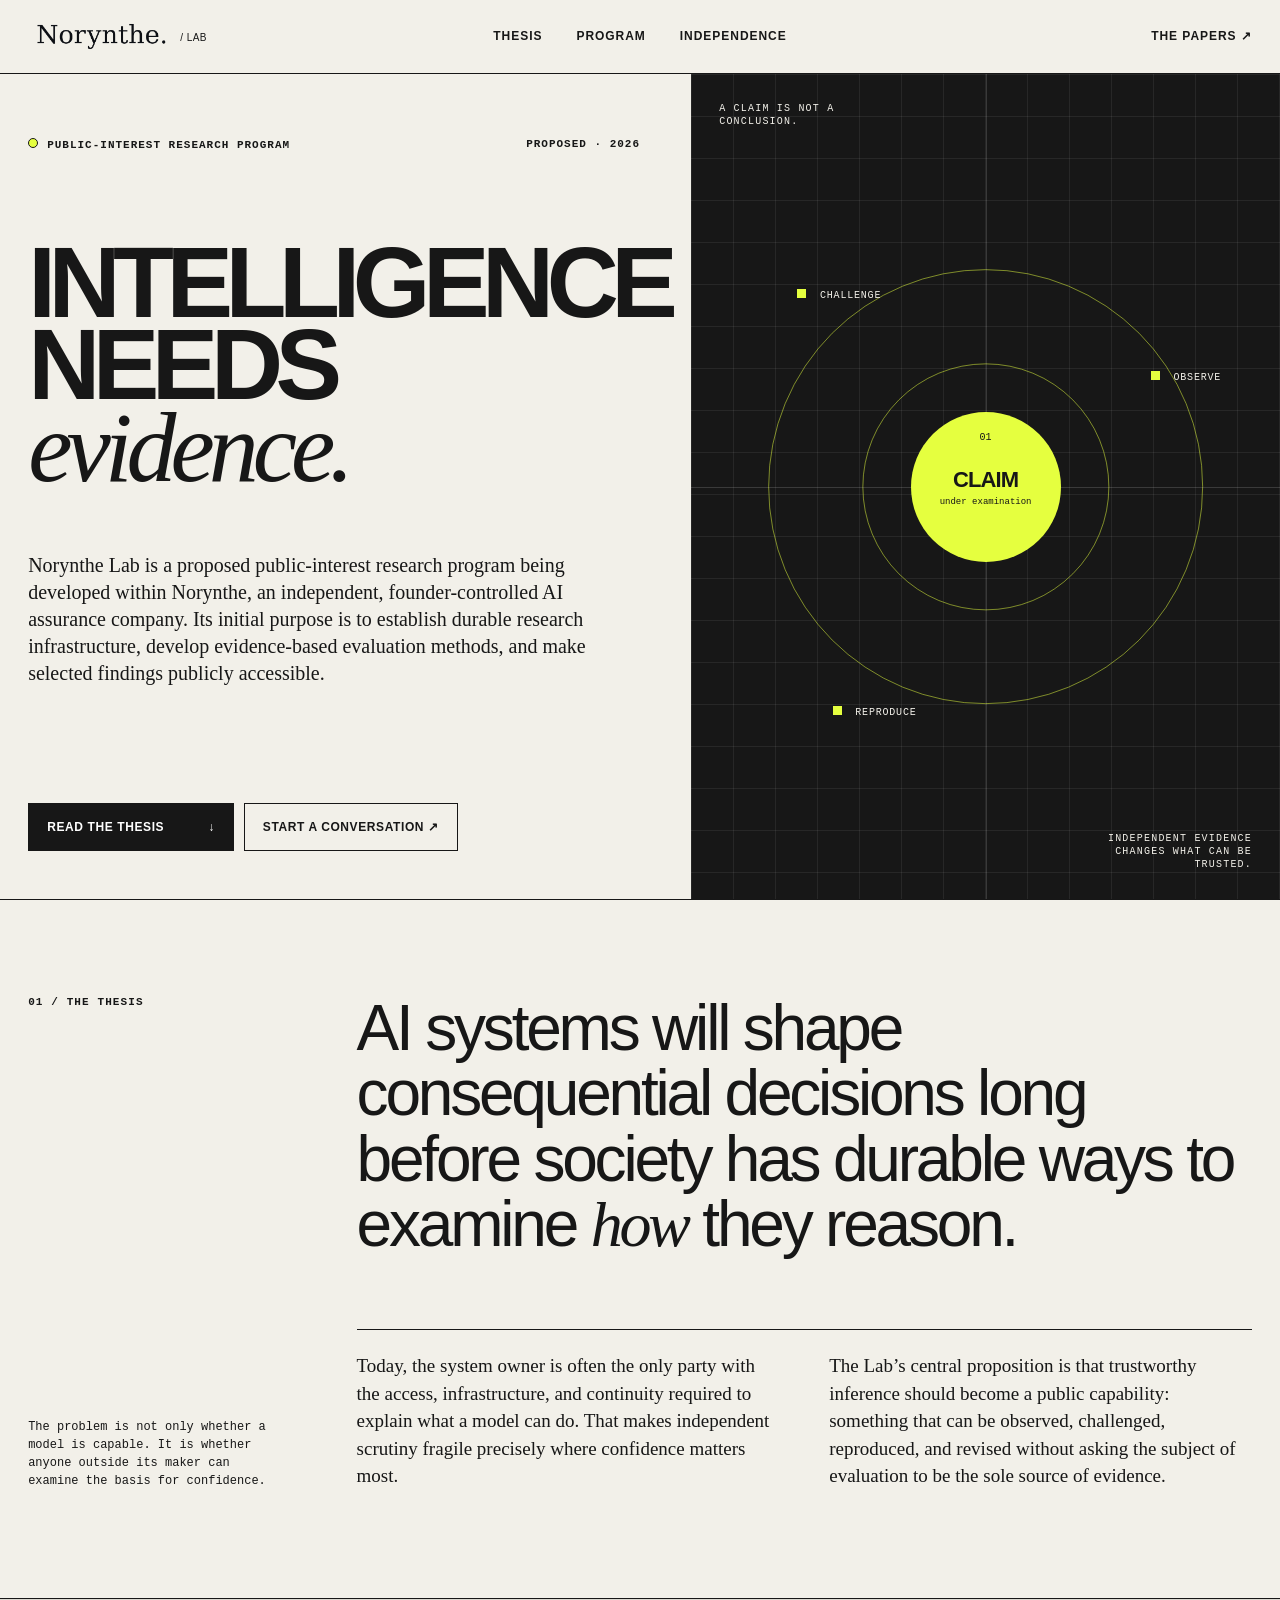
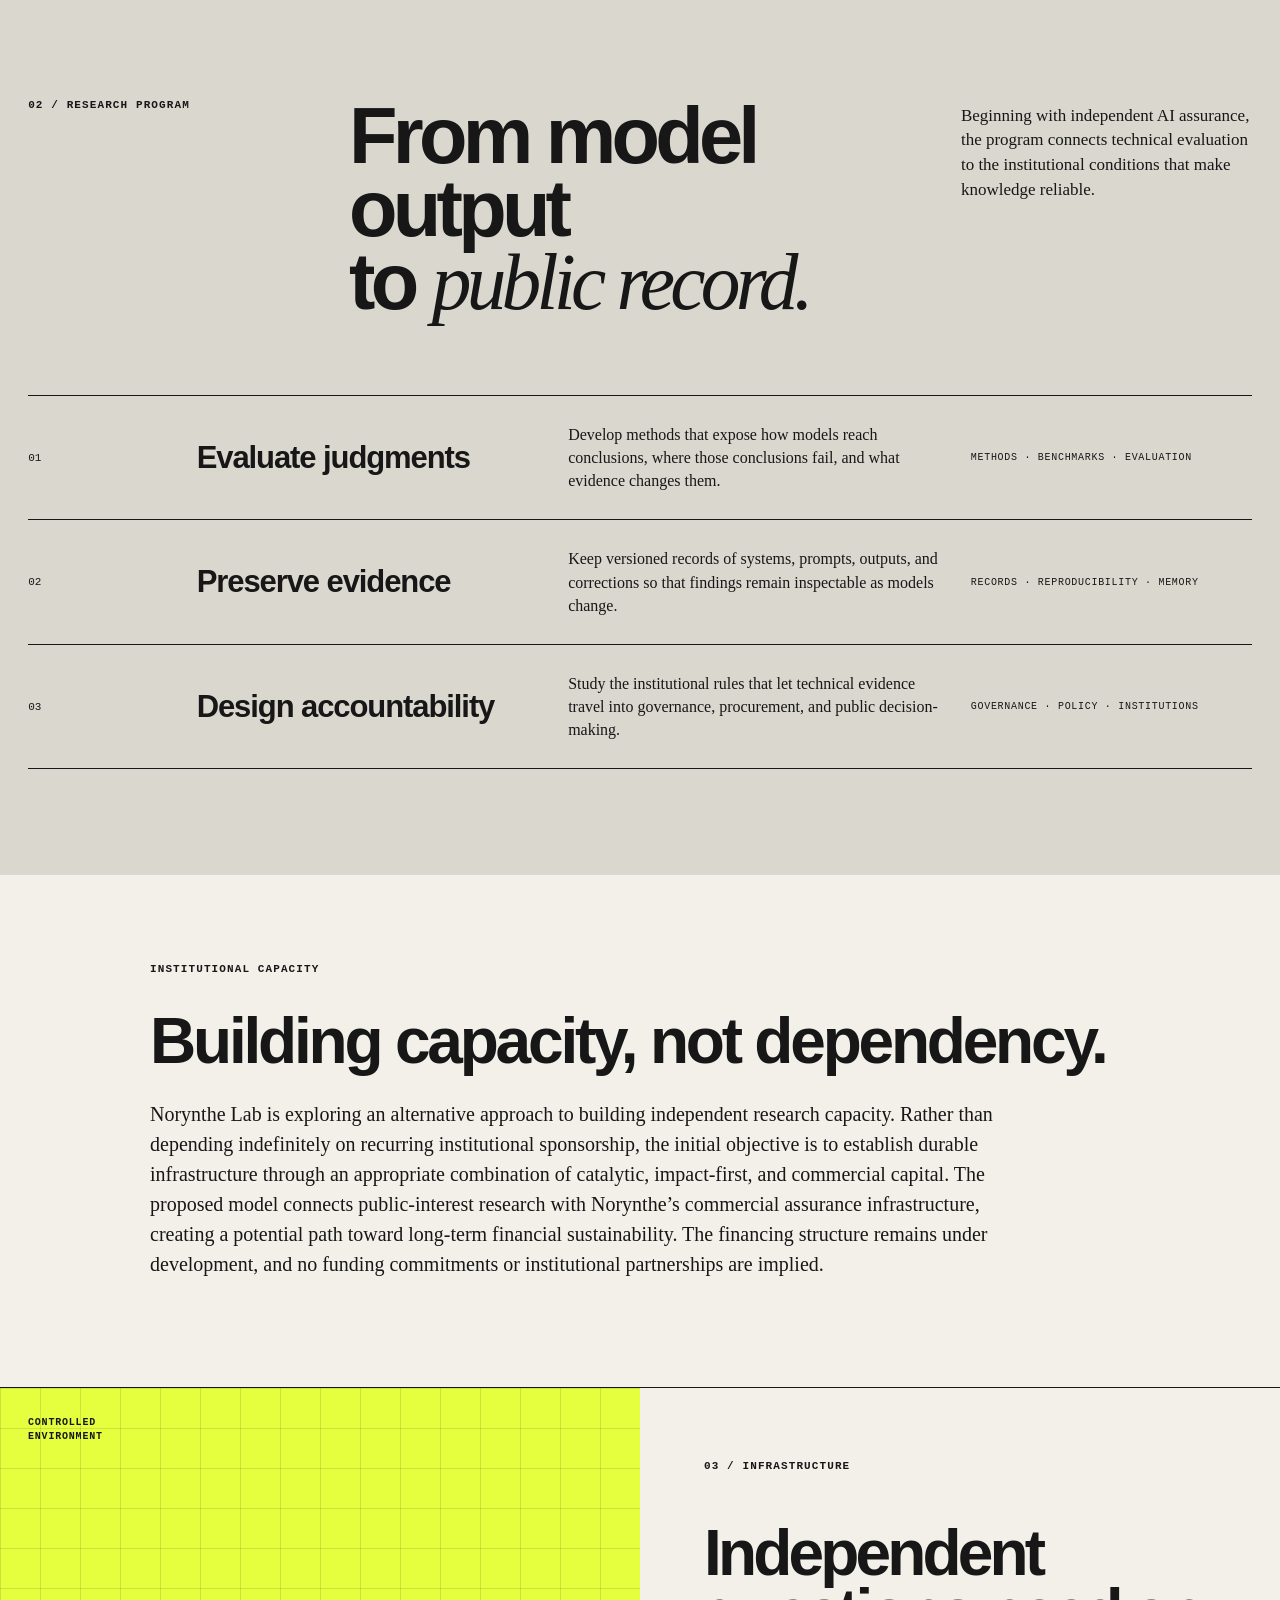
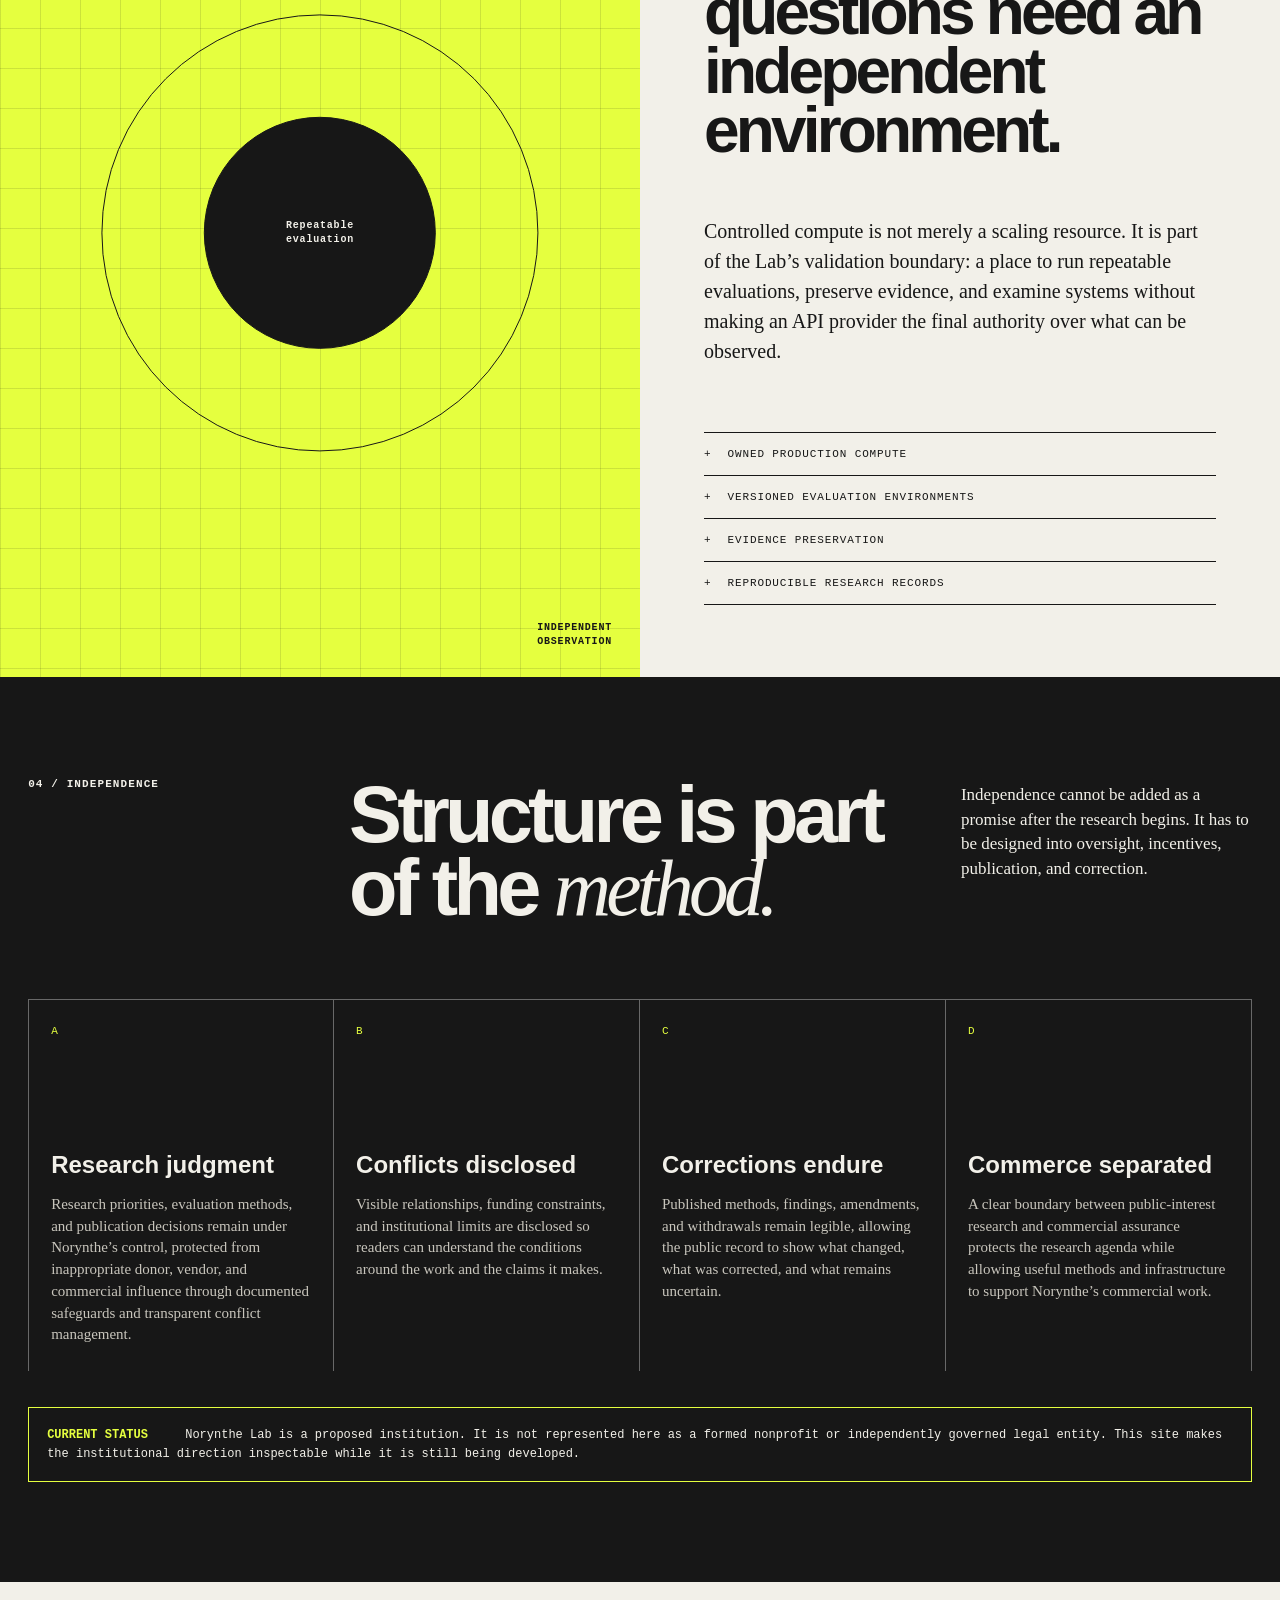
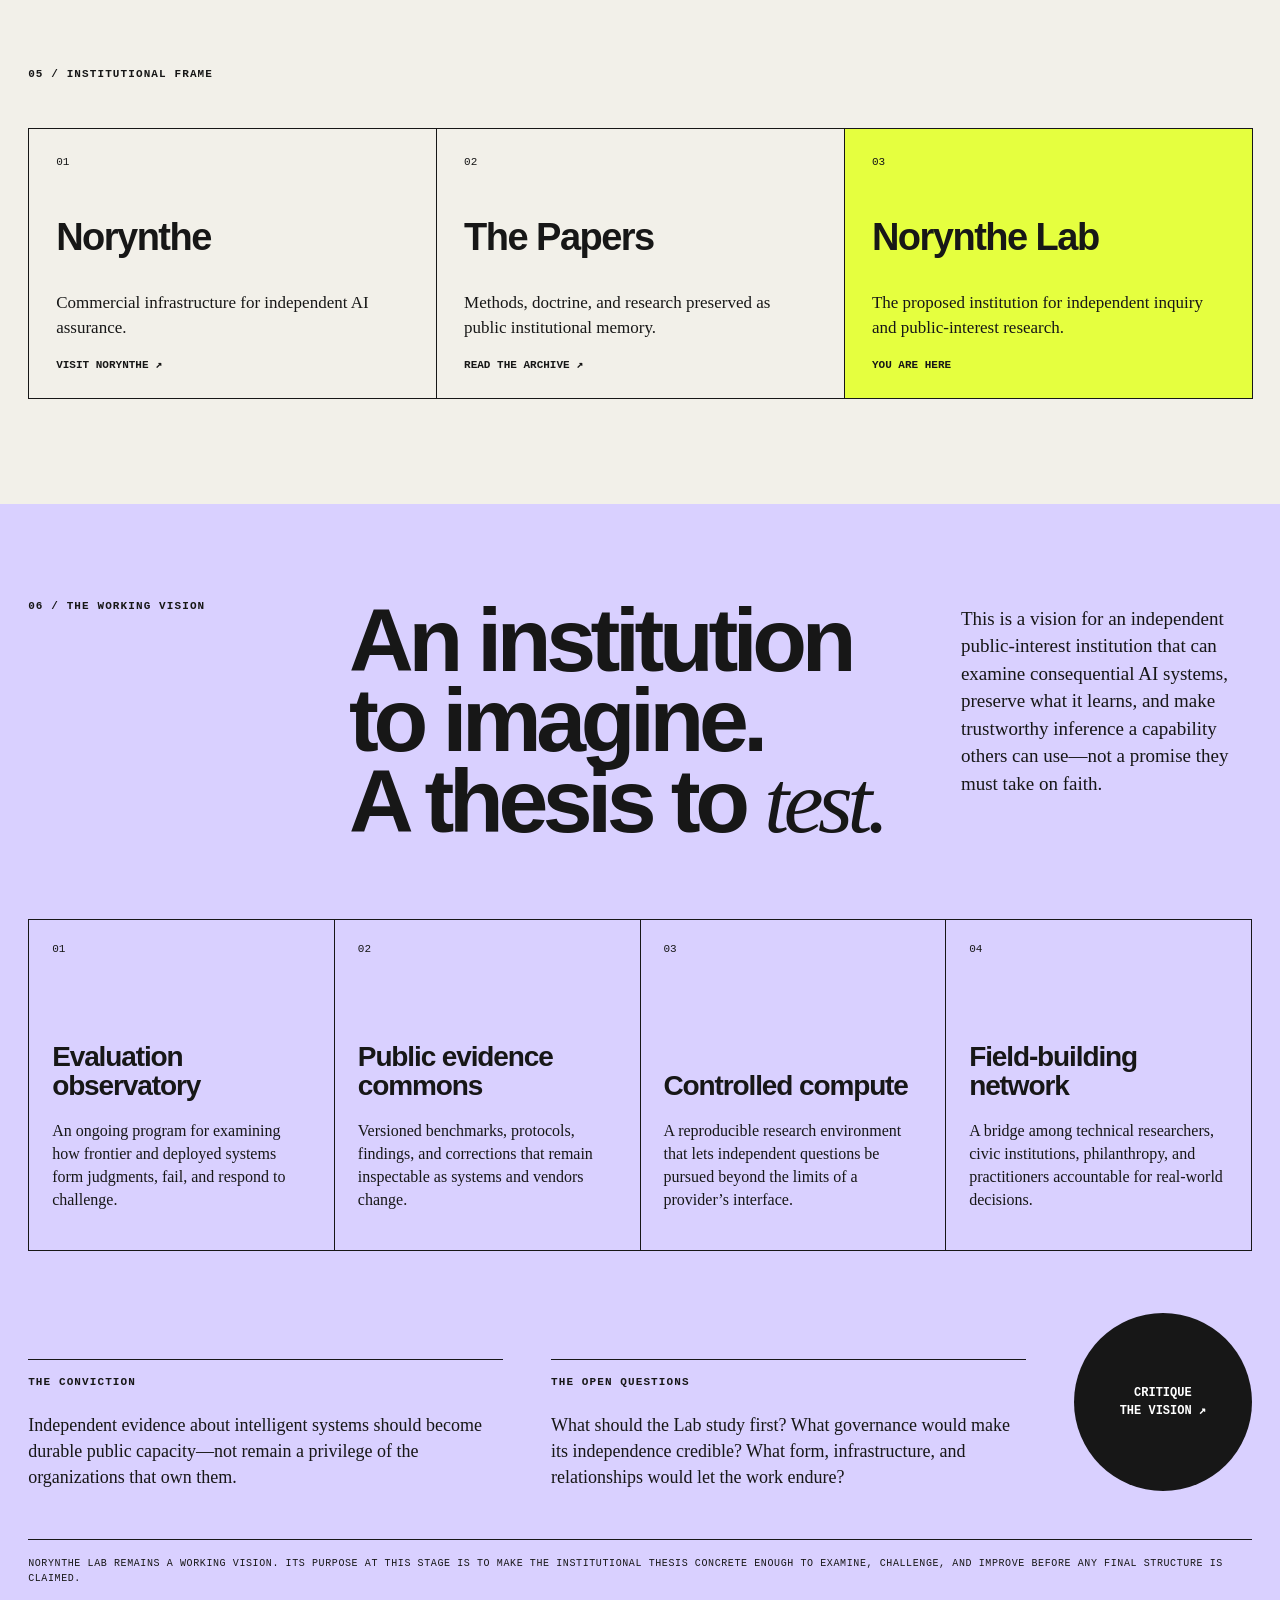
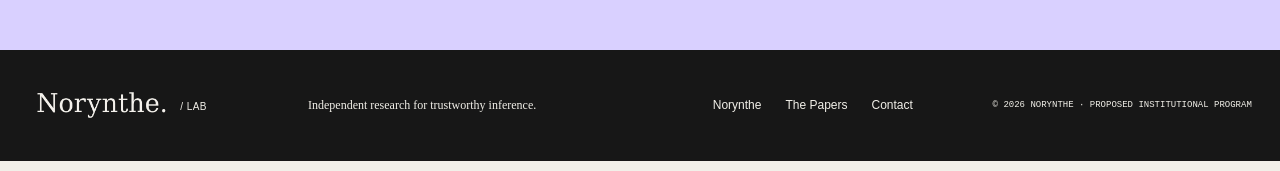
<file: index.html>
<!doctype html><html lang="en"><head>
<meta charset="utf-8"><meta name="viewport" content="width=device-width,initial-scale=1"><link rel="icon" href="favicon.png">
<title>Norynthe Lab — Independent research for trustworthy inference</title><meta name="description" content="A proposed public-interest research program within Norynthe, developing independent ways to test how intelligent systems form judgments.">
<meta property="og:type" content="website"><meta property="og:url" content="https://lab.norynthe.com/"><meta property="og:title" content="Intelligence needs evidence. — Norynthe Lab"><meta property="og:description" content="Independent research for trustworthy inference."><meta property="og:image" content="https://lab.norynthe.com/og.png?v=20261015"><meta property="og:image:secure_url" content="https://lab.norynthe.com/og.png?v=20261015"><meta property="og:image:type" content="image/png"><meta property="og:image:width" content="1200"><meta property="og:image:height" content="630"><meta name="twitter:card" content="summary_large_image"><meta name="twitter:title" content="Intelligence needs evidence. — Norynthe Lab"><meta name="twitter:description" content="Independent research for trustworthy inference."><meta name="twitter:image" content="https://lab.norynthe.com/og.png?v=20261015"><link rel="stylesheet" href="styles.css?v=capacity-alignment-1">
</head><body><main>
<header class="site-header"><a class="wordmark" href="#top" aria-label="Norynthe Lab home"><img src="norynthe-master.png" alt="Norynthe"><span>/ LAB</span></a><nav><a href="#thesis">Thesis</a><a href="#program">Program</a><a href="#independence">Independence</a></nav><a class="header-link" href="https://papers.norynthe.com/">The Papers ↗</a></header>
<section class="hero" id="top"><div class="hero-copy"><p class="eyebrow"><span>Public-interest research program</span><span>Proposed · 2026</span></p><h1>Intelligence<br>needs <em>evidence.</em></h1><p class="dek">Norynthe Lab is a proposed public-interest research program being developed within Norynthe, an independent, founder-controlled AI assurance company. Its initial purpose is to establish durable research infrastructure, develop evidence-based evaluation methods, and make selected findings publicly accessible.</p><div class="hero-actions"><a class="button button-primary" href="#thesis">Read the thesis <span>↓</span></a><a class="button button-quiet" href="mailto:hello@norynthe.com?subject=Norynthe%20Lab">Start a conversation ↗</a></div></div><div class="evidence-field" aria-label="A claim tested against independent evidence"><div class="field-label field-label-top">A claim is not a conclusion.</div><div class="orbit orbit-one"></div><div class="orbit orbit-two"></div><div class="axis axis-x"></div><div class="axis axis-y"></div><div class="evidence-core"><span>01</span><strong>CLAIM</strong><small>under examination</small></div><div class="datum datum-a"><i></i> challenge</div><div class="datum datum-b"><i></i> observe</div><div class="datum datum-c"><i></i> reproduce</div><div class="field-label field-label-bottom">Independent evidence changes what can be trusted.</div></div></section>
<section class="thesis" id="thesis"><aside><p class="section-tag">01 / The thesis</p><p class="margin-note">The problem is not only whether a model is capable. It is whether anyone outside its maker can examine the basis for confidence.</p></aside><div><p class="statement">AI systems will shape consequential decisions long before society has durable ways to examine <em>how</em> they reason.</p><div class="thesis-grid"><p>Today, the system owner is often the only party with the access, infrastructure, and continuity required to explain what a model can do. That makes independent scrutiny fragile precisely where confidence matters most.</p><p>The Lab’s central proposition is that trustworthy inference should become a public capability: something that can be observed, challenged, reproduced, and revised without asking the subject of evaluation to be the sole source of evidence.</p></div></div></section>
<section class="program" id="program"><div class="section-head"><p class="section-tag">02 / Research program</p><h2>From model output<br>to <em>public record.</em></h2><p>Beginning with independent AI assurance, the program connects technical evaluation to the institutional conditions that make knowledge reliable.</p></div><div class="program-list">
<article><span class="program-number">01</span><h3>Evaluate judgments</h3><p>Develop methods that expose how models reach conclusions, where those conclusions fail, and what evidence changes them.</p><small>Methods · Benchmarks · Evaluation</small></article>
<article><span class="program-number">02</span><h3>Preserve evidence</h3><p>Keep versioned records of systems, prompts, outputs, and corrections so that findings remain inspectable as models change.</p><small>Records · Reproducibility · Memory</small></article>
<article><span class="program-number">03</span><h3>Design accountability</h3><p>Study the institutional rules that let technical evidence travel into governance, procurement, and public decision-making.</p><small>Governance · Policy · Institutions</small></article></div></section>
<section class="capacity-note"><div class="wrap"><p class="section-tag">Institutional capacity</p><h2>Building capacity, not dependency.</h2><p>Norynthe Lab is exploring an alternative approach to building independent research capacity. Rather than depending indefinitely on recurring institutional sponsorship, the initial objective is to establish durable infrastructure through an appropriate combination of catalytic, impact-first, and commercial capital. The proposed model connects public-interest research with Norynthe’s commercial assurance infrastructure, creating a potential path toward long-term financial sustainability. The financing structure remains under development, and no funding commitments or institutional partnerships are implied.</p></div></section><section class="infrastructure"><div class="infra-visual"><span>CONTROLLED<br>ENVIRONMENT</span><b>INDEPENDENT<br>OBSERVATION</b><i>Repeatable<br>evaluation</i></div><div class="infra-copy"><p class="section-tag">03 / Infrastructure</p><h2>Independent questions need an independent environment.</h2><p>Controlled compute is not merely a scaling resource. It is part of the Lab’s validation boundary: a place to run repeatable evaluations, preserve evidence, and examine systems without making an API provider the final authority over what can be observed.</p><ul><li>Owned production compute</li><li>Versioned evaluation environments</li><li>Evidence preservation</li><li>Reproducible research records</li></ul></div></section>
<section class="independence" id="independence"><div class="section-head inverse"><p class="section-tag">04 / Independence</p><h2>Structure is part<br>of the <em>method.</em></h2><p>Independence cannot be added as a promise after the research begins. It has to be designed into oversight, incentives, publication, and correction.</p></div><div class="principles"><div><span>A</span><strong>Research judgment</strong><p>Research priorities, evaluation methods, and publication decisions remain under Norynthe’s control, protected from inappropriate donor, vendor, and commercial influence through documented safeguards and transparent conflict management.</p></div><div><span>B</span><strong>Conflicts disclosed</strong><p>Visible relationships, funding constraints, and institutional limits are disclosed so readers can understand the conditions around the work and the claims it makes.</p></div><div><span>C</span><strong>Corrections endure</strong><p>Published methods, findings, amendments, and withdrawals remain legible, allowing the public record to show what changed, what was corrected, and what remains uncertain.</p></div><div><span>D</span><strong>Commerce separated</strong><p>A clear boundary between public-interest research and commercial assurance protects the research agenda while allowing useful methods and infrastructure to support Norynthe’s commercial work.</p></div></div><p class="status-note"><b>Current status</b> Norynthe Lab is a proposed institution. It is not represented here as a formed nonprofit or independently governed legal entity. This site makes the institutional direction inspectable while it is still being developed.</p></section>
<section class="ecosystem"><p class="section-tag">05 / Institutional frame</p><div class="ecosystem-grid"><div><span>01</span><h3>Norynthe</h3><p>Commercial infrastructure for independent AI assurance.</p><a href="https://norynthe.com/">Visit Norynthe ↗</a></div><div><span>02</span><h3>The Papers</h3><p>Methods, doctrine, and research preserved as public institutional memory.</p><a href="https://papers.norynthe.com/">Read the archive ↗</a></div><div class="active"><span>03</span><h3>Norynthe Lab</h3><p>The proposed institution for independent inquiry and public-interest research.</p><b>You are here</b></div></div></section>
<section class="proposal" id="proposal"><div class="proposal-intro"><p class="section-tag">06 / The working vision</p><h2>An institution to imagine.<br>A thesis to <em>test.</em></h2><p class="proposal-lead">This is a vision for an independent public-interest institution that can examine consequential AI systems, preserve what it learns, and make trustworthy inference a capability others can use—not a promise they must take on faith.</p></div><div class="build-grid"><article><span>01</span><h3>Evaluation observatory</h3><p>An ongoing program for examining how frontier and deployed systems form judgments, fail, and respond to challenge.</p></article><article><span>02</span><h3>Public evidence commons</h3><p>Versioned benchmarks, protocols, findings, and corrections that remain inspectable as systems and vendors change.</p></article><article><span>03</span><h3>Controlled compute</h3><p>A reproducible research environment that lets independent questions be pursued beyond the limits of a provider’s interface.</p></article><article><span>04</span><h3>Field-building network</h3><p>A bridge among technical researchers, civic institutions, philanthropy, and practitioners accountable for real-world decisions.</p></article></div><div class="founding-ask"><div><p class="section-tag">The conviction</p><p>Independent evidence about intelligent systems should become durable public capacity—not remain a privilege of the organizations that own them.</p></div><div><p class="section-tag">The open questions</p><p>What should the Lab study first? What governance would make its independence credible? What form, infrastructure, and relationships would let the work endure?</p></div><a class="round-link" href="mailto:hello@norynthe.com?subject=Norynthe%20Lab%20vision%20critique">Critique<br>the vision ↗</a></div><p class="proposal-note">Norynthe Lab remains a working vision. Its purpose at this stage is to make the institutional thesis concrete enough to examine, challenge, and improve before any final structure is claimed.</p></section>
<footer><a class="wordmark footer-wordmark" href="#top" aria-label="Norynthe Lab home"><img src="norynthe-master.png" alt="Norynthe"><span>/ LAB</span></a><p>Independent research for trustworthy inference.</p><div><a href="https://norynthe.com/">Norynthe</a><a href="https://papers.norynthe.com/">The Papers</a><a href="mailto:hello@norynthe.com">Contact</a></div><small>© 2026 Norynthe · Proposed institutional program</small></footer>
</main></body></html>
</file>
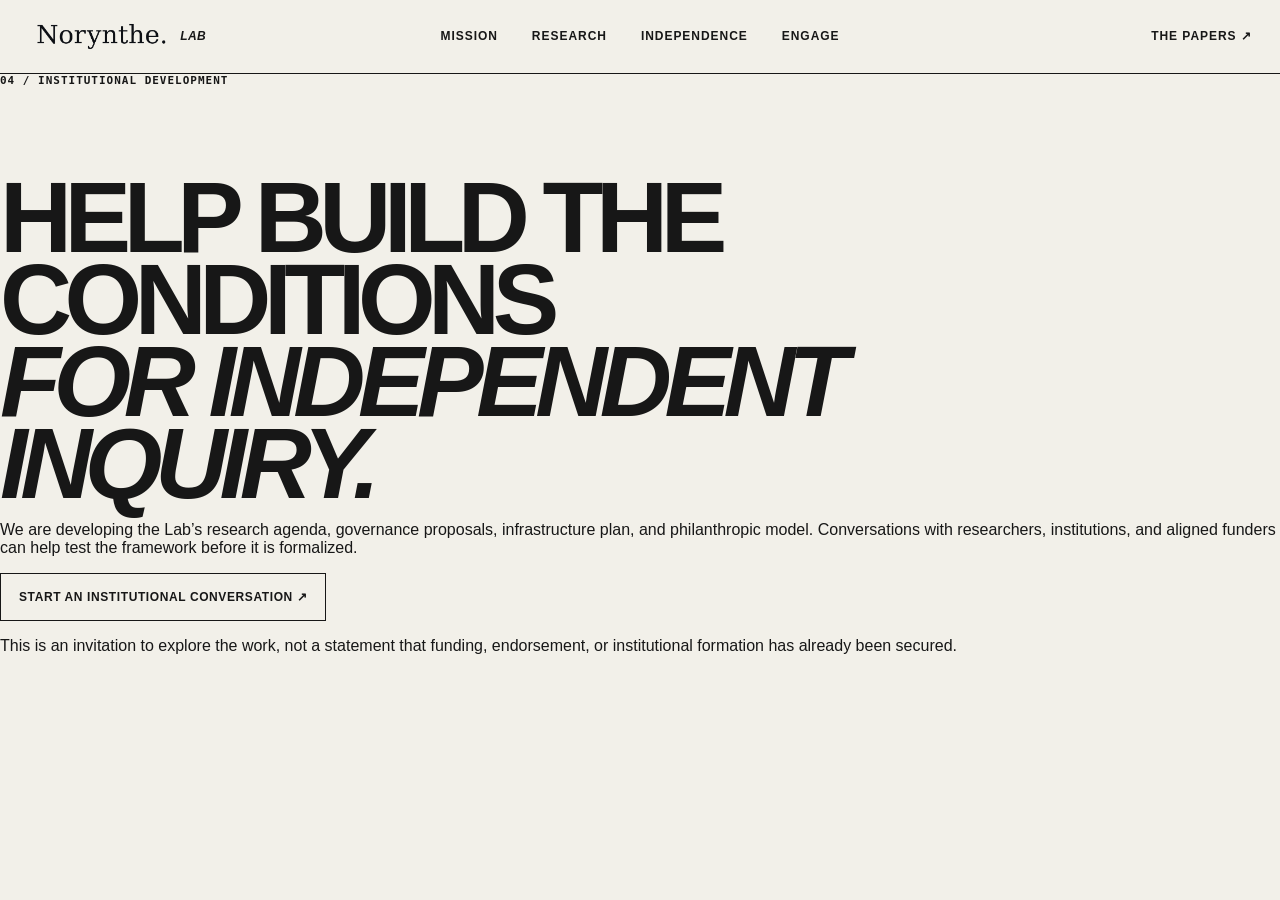
<file: engage.html>
<!doctype html><html lang="en"><head><meta charset="utf-8"><meta name="viewport" content="width=device-width, initial-scale=1"><title>Engage | Norynthe Lab</title><link rel="stylesheet" href="styles.css?v=lab-pages-1"></head><body><header class="site-header"><a class="wordmark" href="index.html"><img src="norynthe-master.png" alt="Norynthe"> <em>lab</em></a><nav><a href="lab.html">Mission</a><a href="research.html">Research</a><a href="independence.html">Independence</a><a href="engage.html">Engage</a></nav><a class="header-link" href="https://papers.norynthe.com/">The Papers&nbsp;↗</a></header><main class="inner-page"><section class="engage-section"><div class="wrap engage-inner"><p class="eyebrow">04 / Institutional development</p><h1>Help build the conditions<br><i>for independent inquiry.</i></h1><p>We are developing the Lab’s research agenda, governance proposals, infrastructure plan, and philanthropic model. Conversations with researchers, institutions, and aligned funders can help test the framework before it is formalized.</p><a class="button" href="mailto:hello@norynthe.com?subject=Norynthe%20Lab%20institutional%20conversation">Start an institutional conversation&nbsp;↗</a><p class="small-note">This is an invitation to explore the work, not a statement that funding, endorsement, or institutional formation has already been secured.</p></div></section></main></body></html>
</file>
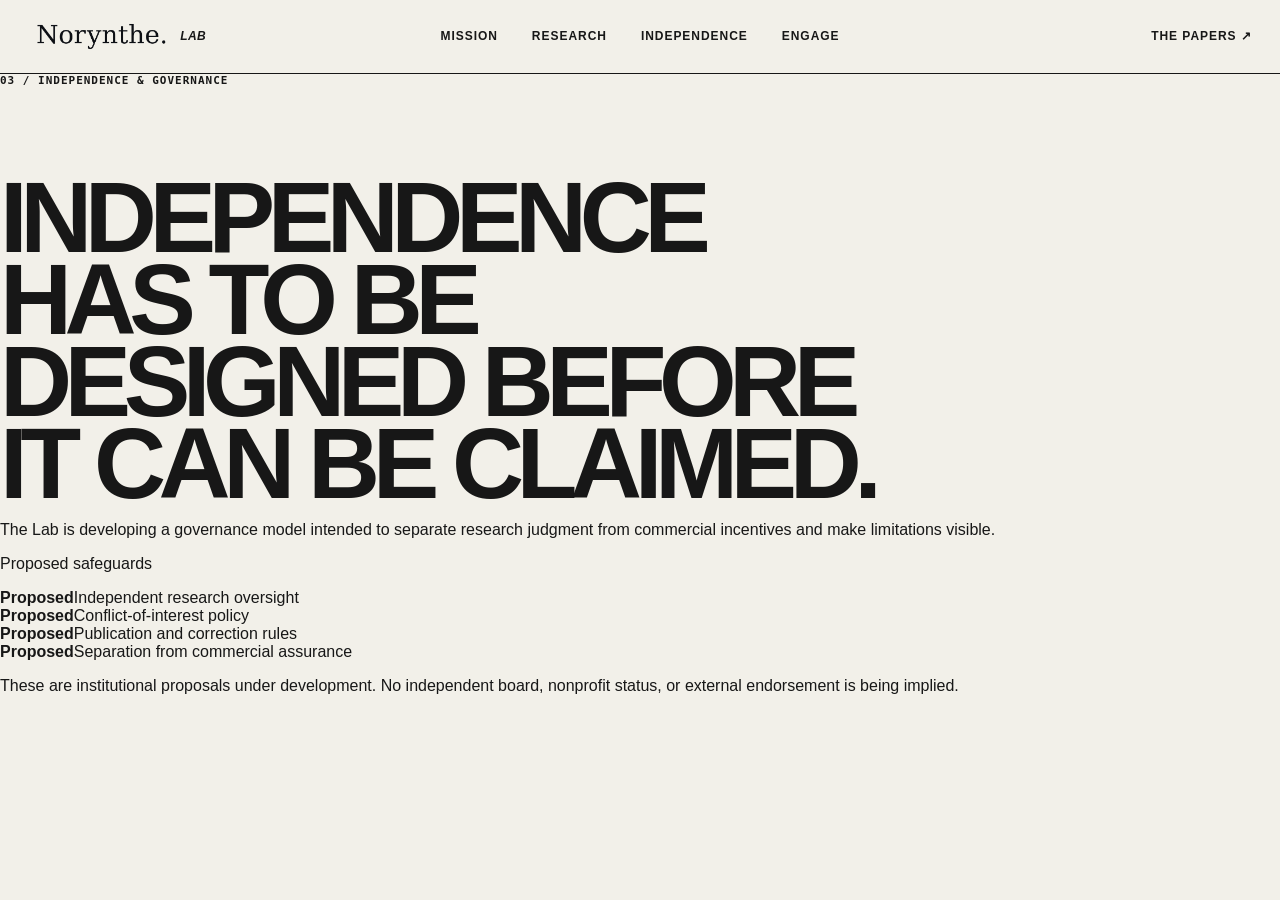
<file: independence.html>
<!doctype html><html lang="en"><head><meta charset="utf-8"><meta name="viewport" content="width=device-width, initial-scale=1"><title>Independence | Norynthe Lab</title><link rel="stylesheet" href="styles.css?v=lab-pages-1"></head><body><header class="site-header"><a class="wordmark" href="index.html"><img src="norynthe-master.png" alt="Norynthe"> <em>lab</em></a><nav><a href="lab.html">Mission</a><a href="research.html">Research</a><a href="independence.html">Independence</a><a href="engage.html">Engage</a></nav><a class="header-link" href="https://papers.norynthe.com/">The Papers&nbsp;↗</a></header><main class="inner-page"><section class="page-hero wrap"><p class="eyebrow">03 / Independence & governance</p><h1>Independence has to be designed before it can be claimed.</h1><p class="intro">The Lab is developing a governance model intended to separate research judgment from commercial incentives and make limitations visible.</p></section><section class="rule-section"><div class="wrap two-col"><p class="section-label">Proposed safeguards</p><div><div class="governance-grid"><div><b>Proposed</b><span>Independent research oversight</span></div><div><b>Proposed</b><span>Conflict-of-interest policy</span></div><div><b>Proposed</b><span>Publication and correction rules</span></div><div><b>Proposed</b><span>Separation from commercial assurance</span></div></div><p class="small-note">These are institutional proposals under development. No independent board, nonprofit status, or external endorsement is being implied.</p></div></div></section></main></body></html>
</file>
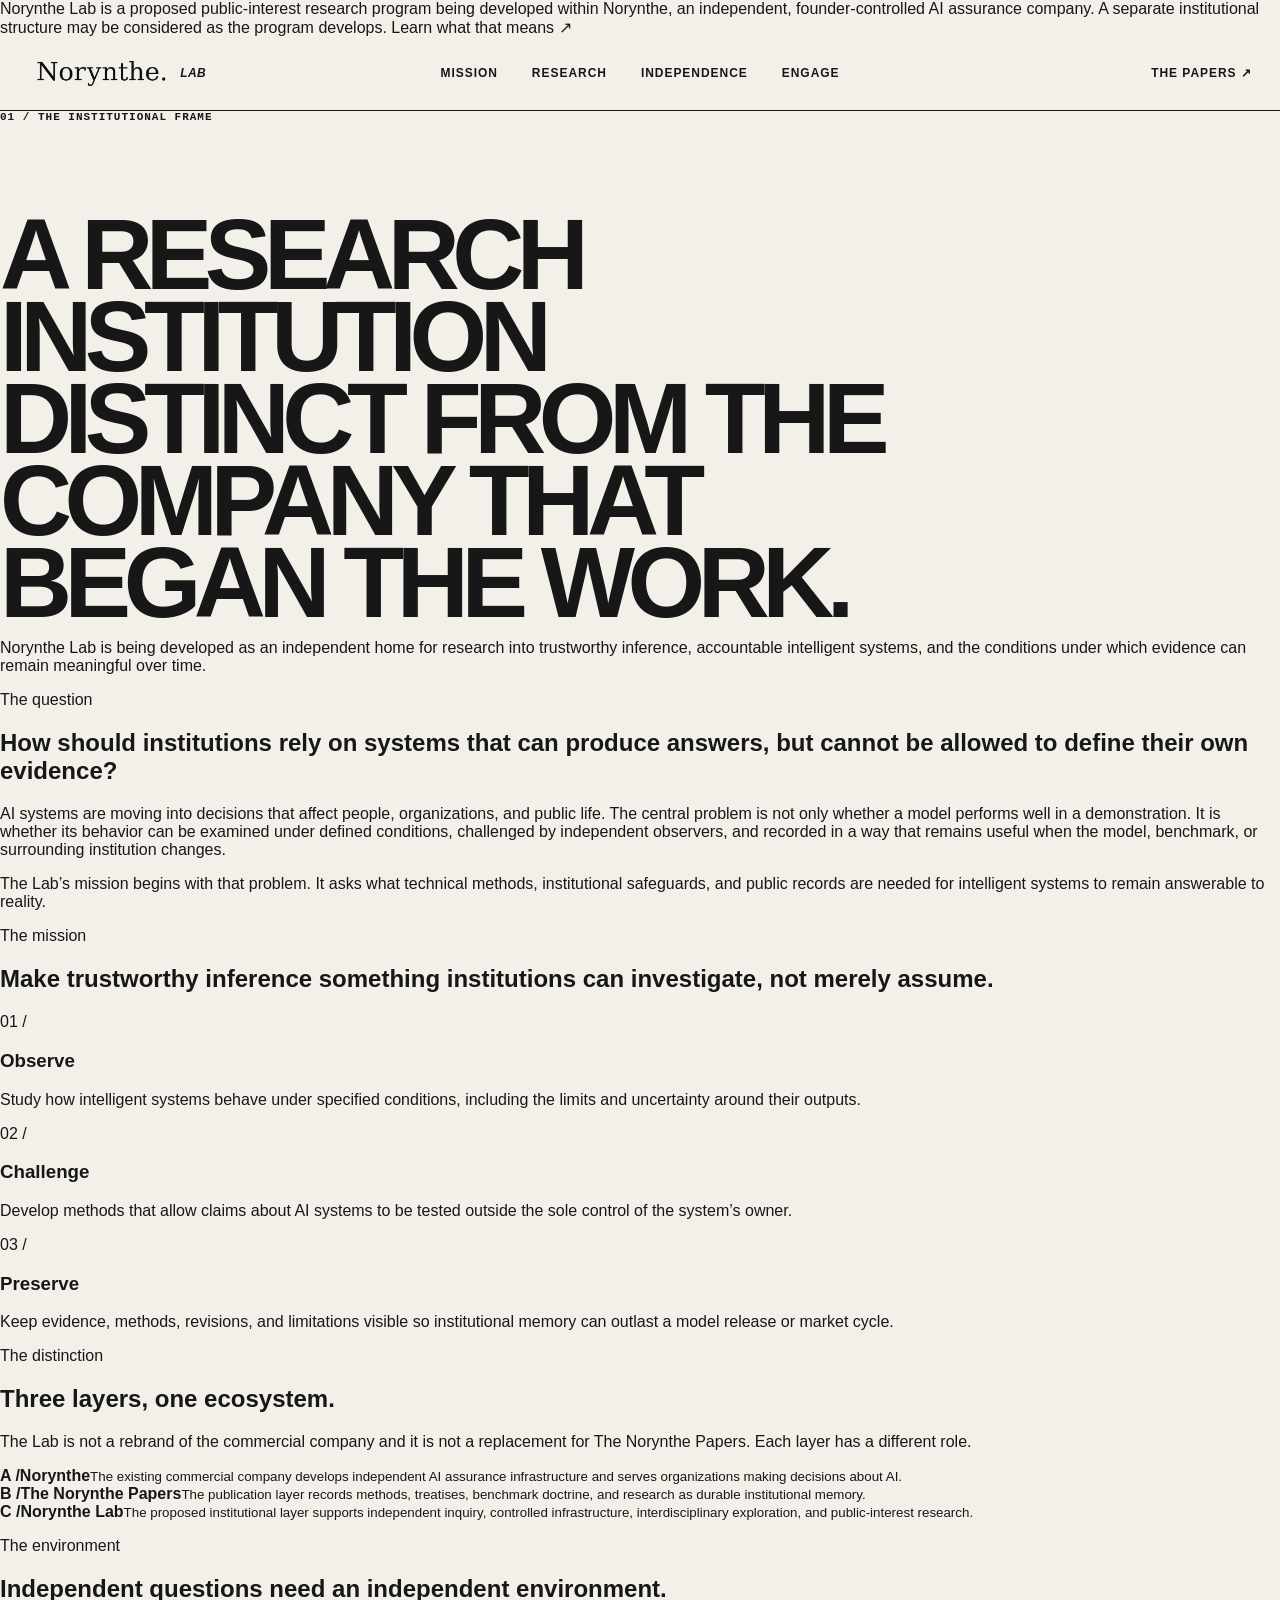
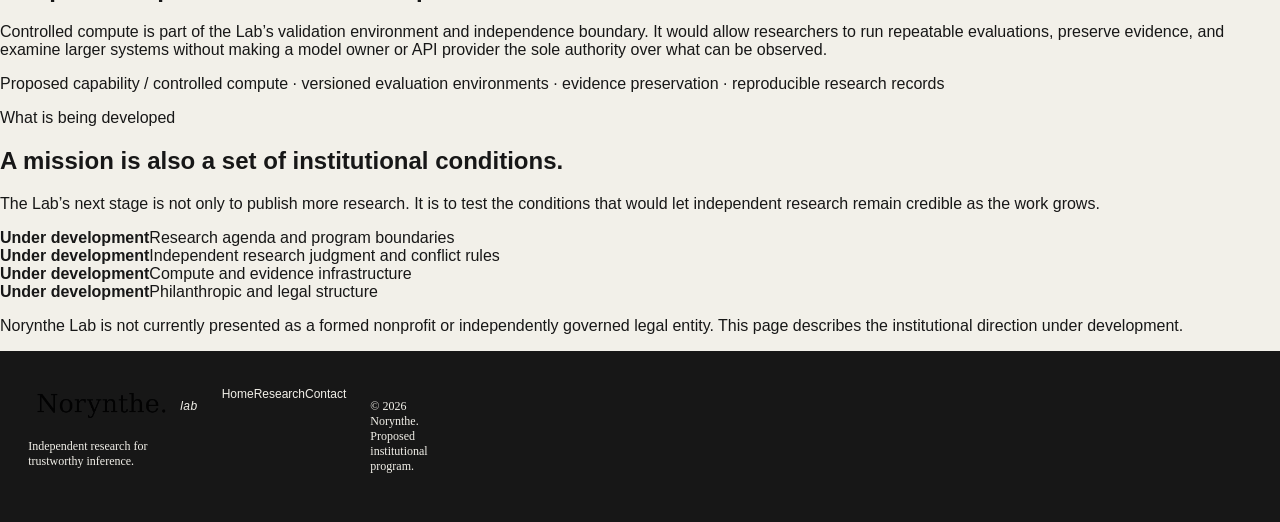
<file: lab.html>
<!doctype html>
<html lang="en">
<head>
  <meta charset="utf-8"><meta name="viewport" content="width=device-width, initial-scale=1">
  <meta name="description" content="The mission and institutional frame for Norynthe Lab.">
  <title>The Lab | Norynthe Lab</title><link rel="icon" type="image/png" href="favicon.png">
<link rel="preconnect" href="https://fonts.googleapis.com"><link rel="preconnect" href="https://fonts.gstatic.com" crossorigin>
<link href="https://fonts.googleapis.com/css2?family=DM+Mono:wght@400;500&family=DM+Sans:wght@400;500;600&family=Instrument+Serif:ital@0;1&display=swap" rel="stylesheet"><link rel="stylesheet" href="styles.css?v=question-centered-1">
</head>
<body class="lab-page">
<div class="notice">Norynthe Lab is a proposed public-interest research program being developed within Norynthe, an independent, founder-controlled AI assurance company. A separate institutional structure may be considered as the program develops. <a href="lab.html">Learn what that means&nbsp;↗</a></div>
<header class="site-header"><a class="wordmark" href="index.html" aria-label="Norynthe Lab home"><img src="norynthe-master.png" alt="Norynthe"> <em>lab</em></a><nav aria-label="Primary navigation"><a href="lab.html">Mission</a><a href="research.html">Research</a><a href="independence.html">Independence</a><a href="engage.html">Engage</a></nav><a class="header-link" href="https://papers.norynthe.com/">The Papers&nbsp;↗</a></header>
<main class="inner-page">
<section class="page-hero wrap"><p class="eyebrow">01 / The institutional frame</p><h1>A research institution distinct from the company that began the work.</h1><p class="intro">Norynthe Lab is being developed as an independent home for research into trustworthy inference, accountable intelligent systems, and the conditions under which evidence can remain meaningful over time.</p></section>
<section class="rule-section"><div class="wrap two-col"><p class="section-label">The question</p><div><h2>How should institutions rely on systems that can produce answers, but cannot be allowed to define their own evidence?</h2><p class="large-copy">AI systems are moving into decisions that affect people, organizations, and public life. The central problem is not only whether a model performs well in a demonstration. It is whether its behavior can be examined under defined conditions, challenged by independent observers, and recorded in a way that remains useful when the model, benchmark, or surrounding institution changes.</p><p>The Lab’s mission begins with that problem. It asks what technical methods, institutional safeguards, and public records are needed for intelligent systems to remain answerable to reality.</p></div></div></section>
<section class="dark-section"><div class="wrap"><div class="section-intro"><p class="section-label">The mission</p><h2>Make trustworthy inference something institutions can investigate, not merely assume.</h2></div><div class="cards three"><article><span class="card-num">01 /</span><h3>Observe</h3><p>Study how intelligent systems behave under specified conditions, including the limits and uncertainty around their outputs.</p></article><article><span class="card-num">02 /</span><h3>Challenge</h3><p>Develop methods that allow claims about AI systems to be tested outside the sole control of the system’s owner.</p></article><article class="accent-card"><span class="card-num">03 /</span><h3>Preserve</h3><p>Keep evidence, methods, revisions, and limitations visible so institutional memory can outlast a model release or market cycle.</p></article></div></div></section>
<section class="rule-section"><div class="wrap two-col"><p class="section-label">The distinction</p><div><h2>Three layers, one ecosystem.</h2><p class="large-copy">The Lab is not a rebrand of the commercial company and it is not a replacement for The Norynthe Papers. Each layer has a different role.</p><div class="research-list"><div><b>A /</b><span><strong>Norynthe</strong><small>The existing commercial company develops independent AI assurance infrastructure and serves organizations making decisions about AI.</small></span></div><div><b>B /</b><span><strong>The Norynthe Papers</strong><small>The publication layer records methods, treatises, benchmark doctrine, and research as durable institutional memory.</small></span></div><div><b>C /</b><span><strong>Norynthe Lab</strong><small>The proposed institutional layer supports independent inquiry, controlled infrastructure, interdisciplinary exploration, and public-interest research.</small></span></div></div></div></div></section>
<section class="infra-section"><div class="wrap two-col"><p class="section-label">The environment</p><div><h2>Independent questions need an independent environment.</h2><p class="large-copy">Controlled compute is part of the Lab’s validation environment and independence boundary. It would allow researchers to run repeatable evaluations, preserve evidence, and examine larger systems without making a model owner or API provider the sole authority over what can be observed.</p><p class="mono-note">Proposed capability / controlled compute · versioned evaluation environments · evidence preservation · reproducible research records</p></div></div></section>
<section class="rule-section"><div class="wrap two-col"><p class="section-label">What is being developed</p><div><h2>A mission is also a set of institutional conditions.</h2><p class="large-copy">The Lab’s next stage is not only to publish more research. It is to test the conditions that would let independent research remain credible as the work grows.</p><div class="governance-grid"><div><b>Under development</b><span>Research agenda and program boundaries</span></div><div><b>Under development</b><span>Independent research judgment and conflict rules</span></div><div><b>Under development</b><span>Compute and evidence infrastructure</span></div><div><b>Under development</b><span>Philanthropic and legal structure</span></div></div><p class="small-note">Norynthe Lab is not currently presented as a formed nonprofit or independently governed legal entity. This page describes the institutional direction under development.</p></div></div></section>
</main>
<footer class="site-footer"><div class="wrap footer-grid"><div><a class="wordmark" href="index.html"><img src="norynthe-master.png" alt="Norynthe"> <em>lab</em></a><p>Independent research for trustworthy inference.</p></div><div class="footer-links"><a href="index.html">Home</a><a href="research.html">Research</a><a href="mailto:hello@norynthe.com">Contact</a></div><p class="copyright">© 2026 Norynthe. Proposed institutional program.</p></div></footer>
</body></html>
</file>
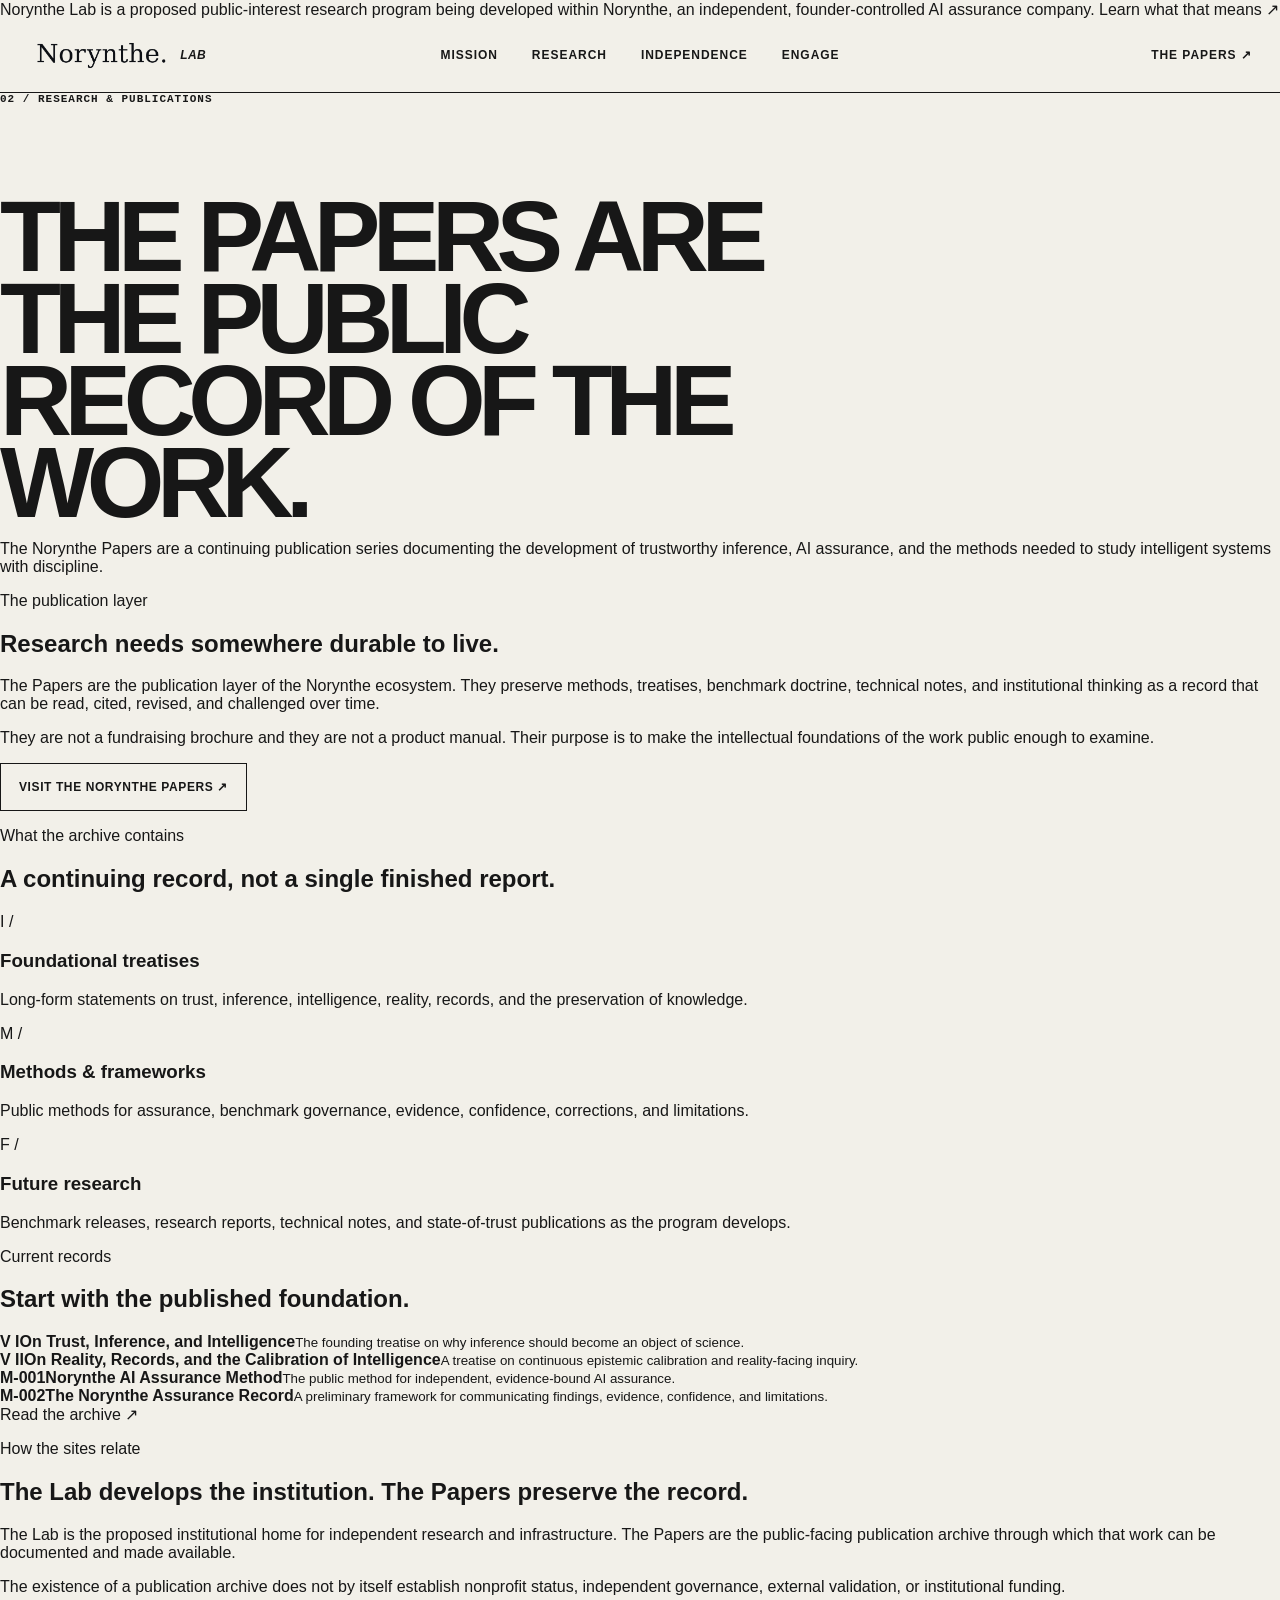
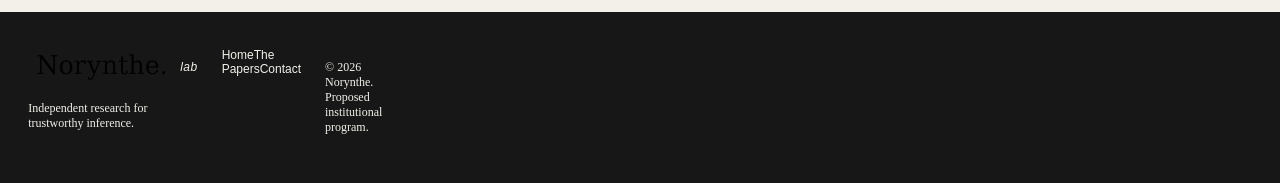
<file: research.html>
<!doctype html>
<html lang="en">
<head>
  <meta charset="utf-8"><meta name="viewport" content="width=device-width, initial-scale=1">
  <meta name="description" content="Research and publications from Norynthe Lab and The Norynthe Papers.">
  <title>Research | Norynthe Lab</title><link rel="icon" type="image/png" href="favicon.png">
  <link rel="preconnect" href="https://fonts.googleapis.com"><link rel="preconnect" href="https://fonts.gstatic.com" crossorigin>
  <link href="https://fonts.googleapis.com/css2?family=DM+Mono:wght@400;500&family=DM+Sans:wght@400;500;600&family=Instrument+Serif:ital@0;1&display=swap" rel="stylesheet"><link rel="stylesheet" href="styles.css?v=alternating-sections-1">
</head>
<body class="research-page">
<div class="notice">Norynthe Lab is a proposed public-interest research program being developed within Norynthe, an independent, founder-controlled AI assurance company. <a href="lab.html">Learn what that means&nbsp;↗</a></div>
<header class="site-header"><a class="wordmark" href="index.html" aria-label="Norynthe Lab home"><img src="norynthe-master.png" alt="Norynthe"> <em>lab</em></a><nav aria-label="Primary navigation"><a href="lab.html">Mission</a><a href="research.html">Research</a><a href="independence.html">Independence</a><a href="engage.html">Engage</a></nav><a class="header-link" href="https://papers.norynthe.com/">The Papers&nbsp;↗</a></header>
<main class="inner-page">
<section class="page-hero wrap"><p class="eyebrow">02 / Research & publications</p><h1>The Papers are the public record of the work.</h1><p class="intro">The Norynthe Papers are a continuing publication series documenting the development of trustworthy inference, AI assurance, and the methods needed to study intelligent systems with discipline.</p></section>

<section class="rule-section"><div class="wrap two-col"><p class="section-label">The publication layer</p><div><h2>Research needs somewhere durable to live.</h2><p class="large-copy">The Papers are the publication layer of the Norynthe ecosystem. They preserve methods, treatises, benchmark doctrine, technical notes, and institutional thinking as a record that can be read, cited, revised, and challenged over time.</p><p>They are not a fundraising brochure and they are not a product manual. Their purpose is to make the intellectual foundations of the work public enough to examine.</p><a class="button" href="https://papers.norynthe.com/">Visit The Norynthe Papers&nbsp;↗</a></div></div></section>

<section class="dark-section"><div class="wrap"><div class="section-intro"><p class="section-label">What the archive contains</p><h2>A continuing record, not a single finished report.</h2></div><div class="cards three"><article><span class="card-num">I /</span><h3>Foundational treatises</h3><p>Long-form statements on trust, inference, intelligence, reality, records, and the preservation of knowledge.</p></article><article><span class="card-num">M /</span><h3>Methods & frameworks</h3><p>Public methods for assurance, benchmark governance, evidence, confidence, corrections, and limitations.</p></article><article class="accent-card"><span class="card-num">F /</span><h3>Future research</h3><p>Benchmark releases, research reports, technical notes, and state-of-trust publications as the program develops.</p></article></div></div></section>

<section class="rule-section"><div class="wrap two-col"><p class="section-label">Current records</p><div><h2>Start with the published foundation.</h2><div class="research-list"><div><b>V I</b><span><strong>On Trust, Inference, and Intelligence</strong><small>The founding treatise on why inference should become an object of science.</small></span></div><div><b>V II</b><span><strong>On Reality, Records, and the Calibration of Intelligence</strong><small>A treatise on continuous epistemic calibration and reality-facing inquiry.</small></span></div><div><b>M-001</b><span><strong>Norynthe AI Assurance Method</strong><small>The public method for independent, evidence-bound AI assurance.</small></span></div><div><b>M-002</b><span><strong>The Norynthe Assurance Record</strong><small>A preliminary framework for communicating findings, evidence, confidence, and limitations.</small></span></div></div><a class="arrow-link" href="https://papers.norynthe.com/">Read the archive <span>↗</span></a></div></div></section>

<section class="infra-section"><div class="wrap two-col"><p class="section-label">How the sites relate</p><div><h2>The Lab develops the institution. The Papers preserve the record.</h2><p class="large-copy">The Lab is the proposed institutional home for independent research and infrastructure. The Papers are the public-facing publication archive through which that work can be documented and made available.</p><p class="small-note">The existence of a publication archive does not by itself establish nonprofit status, independent governance, external validation, or institutional funding.</p></div></div></section>
</main>
<footer class="site-footer"><div class="wrap footer-grid"><div><a class="wordmark" href="index.html"><img src="norynthe-master.png" alt="Norynthe"> <em>lab</em></a><p>Independent research for trustworthy inference.</p></div><div class="footer-links"><a href="index.html">Home</a><a href="https://papers.norynthe.com/">The Papers</a><a href="mailto:hello@norynthe.com">Contact</a></div><p class="copyright">© 2026 Norynthe. Proposed institutional program.</p></div></footer>
</body></html>
</file>
<file: styles.css>
:root { --ink:#171717; --paper:#f2f0e9; --signal:#e5ff3f; }
* { box-sizing:border-box; } html { scroll-behavior:smooth; } body { margin:0; background:var(--paper); color:var(--ink); font-family:Arial,Helvetica,sans-serif; } a { color:inherit; text-decoration:none; }
.site-header { height:74px; padding:0 2.2vw; border-bottom:1px solid var(--ink); display:grid; grid-template-columns:1fr auto 1fr; align-items:center; font-size:12px; font-weight:700; letter-spacing:.08em; text-transform:uppercase; }
.wordmark { display:inline-flex;align-items:center;gap:4px;letter-spacing:.04em;}.wordmark img{display:block;width:148px;height:auto;mix-blend-mode:multiply}.wordmark span{font-size:10px;font-weight:500;white-space:nowrap;transform:translateY(1px)}.footer-wordmark img{filter:invert(1);mix-blend-mode:screen}.site-header nav{display:flex;gap:34px}.site-header nav a,.header-link{border-bottom:1px solid transparent;padding:4px 0}.site-header nav a:hover,.header-link:hover{border-color:currentColor}.header-link{justify-self:end}
.hero { min-height:calc(100vh - 74px); display:grid; grid-template-columns:1.08fr .92fr; border-bottom:1px solid var(--ink); }
.hero-copy { min-width:0; padding:clamp(36px,5vw,82px) 4vw 48px 2.2vw; display:flex; flex-direction:column; }
.eyebrow{display:flex;justify-content:space-between;margin:0 0 clamp(58px,10vh,118px);font:700 11px/1.2 monospace;letter-spacing:.09em;text-transform:uppercase}.eyebrow span:first-child:before{content:"";display:inline-block;width:8px;height:8px;border-radius:50%;background:var(--signal);border:1px solid var(--ink);margin-right:9px}
h1{font-size:clamp(66px,7.8vw,133px);line-height:.82;letter-spacing:-.075em;margin:0;font-weight:800;text-transform:uppercase;max-width:900px}h1 em{font-family:Georgia,'Times New Roman',serif;font-weight:400;text-transform:none;letter-spacing:-.06em}
.dek{font-family:Georgia,'Times New Roman',serif;font-size:clamp(20px,1.55vw,28px);line-height:1.35;max-width:650px;margin:clamp(40px,7vh,80px) 0 38px}.hero-actions{display:flex;gap:10px;flex-wrap:wrap;margin-top:auto}.button{display:inline-flex;justify-content:space-between;gap:44px;align-items:center;padding:16px 18px;border:1px solid var(--ink);font-size:12px;font-weight:700;text-transform:uppercase;letter-spacing:.05em}.button-primary{background:var(--ink);color:white}.button-primary:hover{background:var(--signal);color:var(--ink)}.button-quiet:hover{background:#fff}
.evidence-field{position:relative;overflow:hidden;background:var(--ink);color:var(--paper);min-height:630px}.evidence-field:before{content:"";position:absolute;inset:0;background-image:linear-gradient(rgba(255,255,255,.07) 1px,transparent 1px),linear-gradient(90deg,rgba(255,255,255,.07) 1px,transparent 1px);background-size:42px 42px}.field-label{position:absolute;z-index:4;font:10px/1.3 monospace;letter-spacing:.12em;text-transform:uppercase;max-width:200px}.field-label-top{top:28px;left:28px}.field-label-bottom{bottom:28px;right:28px;text-align:right}.orbit{position:absolute;border:1px solid rgba(229,255,63,.5);border-radius:50%;left:50%;top:50%;transform:translate(-50%,-50%)}.orbit-one{width:42%;aspect-ratio:1}.orbit-two{width:74%;aspect-ratio:1}.axis{position:absolute;background:rgba(255,255,255,.15)}.axis-x{height:1px;width:100%;top:50%}.axis-y{width:1px;height:100%;left:50%}.evidence-core{position:absolute;z-index:3;left:50%;top:50%;transform:translate(-50%,-50%);width:150px;height:150px;border-radius:50%;background:var(--signal);color:var(--ink);display:flex;flex-direction:column;align-items:center;justify-content:center;text-align:center}.evidence-core span{font:10px monospace;position:absolute;top:20px}.evidence-core strong{font-size:22px;letter-spacing:-.04em}.evidence-core small{font:9px monospace;margin-top:4px}.datum{position:absolute;z-index:3;font:10px monospace;text-transform:uppercase;letter-spacing:.08em}.datum i{display:inline-block;width:9px;height:9px;background:var(--signal);margin-right:7px}.datum-a{top:26%;left:18%}.datum-b{top:36%;right:10%}.datum-c{bottom:22%;left:24%}
.section-tag{font:700 11px monospace;text-transform:uppercase;letter-spacing:.1em;margin:0}.statement{font-size:clamp(38px,5vw,78px);line-height:1.02;letter-spacing:-.05em;margin:0;max-width:1200px}.statement em,h2 em{font-family:Georgia,serif;font-weight:400}
.thesis{padding:96px 2.2vw 108px;display:grid;grid-template-columns:1fr 3fr;gap:30px;border-bottom:1px solid var(--ink)}.thesis aside{display:flex;flex-direction:column;justify-content:space-between}.margin-note{font:12px/1.5 monospace;max-width:240px;margin:56px 0 0}.thesis-grid{display:grid;grid-template-columns:1fr 1fr;gap:50px;margin-top:72px;padding-top:22px;border-top:1px solid var(--ink)}.thesis-grid p{font-family:Georgia,serif;font-size:19px;line-height:1.45;margin:0}
.program{background:#dad7cf;padding:100px 2.2vw 106px}.section-head{display:grid;grid-template-columns:1fr 2fr 1fr;gap:30px;align-items:start}.section-head h2,.infra-copy h2{font-size:clamp(46px,6.2vw,96px);line-height:.92;letter-spacing:-.06em;margin:0;font-weight:750}.section-head>p:last-child{font:17px/1.45 Georgia,serif;max-width:360px;margin:5px 0 0}.program-list{margin-top:76px;border-top:1px solid var(--ink)}.program-list article{display:grid;grid-template-columns:.45fr 1.1fr 1.2fr .9fr;gap:28px;align-items:center;padding:27px 0;border-bottom:1px solid var(--ink)}.program-number{font:11px monospace}.program-list h3{font-size:31px;letter-spacing:-.035em;margin:0}.program-list p{font:16px/1.45 Georgia,serif;margin:0}.program-list small{font:10px/1.5 monospace;text-transform:uppercase;letter-spacing:.07em}
.infrastructure{display:grid;grid-template-columns:1fr 1fr;min-height:760px;border-bottom:1px solid var(--ink)}.infra-visual{position:relative;overflow:hidden;background:var(--signal);background-image:linear-gradient(rgba(23,23,23,.12) 1px,transparent 1px),linear-gradient(90deg,rgba(23,23,23,.12) 1px,transparent 1px);background-size:40px 40px}.infra-visual:before,.infra-visual:after{content:"";position:absolute;border:1px solid var(--ink);border-radius:50%;left:50%;top:50%;transform:translate(-50%,-50%)}.infra-visual:before{width:68%;aspect-ratio:1}.infra-visual:after{width:36%;aspect-ratio:1;background:var(--ink)}.infra-visual span,.infra-visual b,.infra-visual i{position:absolute;z-index:2;font:700 10px/1.4 monospace;letter-spacing:.08em}.infra-visual span{top:28px;left:28px}.infra-visual b{right:28px;bottom:28px;text-align:right}.infra-visual i{left:50%;top:50%;transform:translate(-50%,-50%);color:var(--paper);font-style:normal;text-align:center}.infra-copy{padding:72px 5vw;display:flex;flex-direction:column;justify-content:center}.infra-copy h2{font-size:clamp(48px,5vw,82px);margin:52px 0 36px}.infra-copy>p:not(.section-tag){font:20px/1.5 Georgia,serif;max-width:680px}.infra-copy ul{list-style:none;margin:46px 0 0;padding:0;border-top:1px solid var(--ink)}.infra-copy li{padding:15px 0;border-bottom:1px solid var(--ink);font:11px monospace;text-transform:uppercase;letter-spacing:.08em}.infra-copy li:before{content:"+";margin-right:16px}
.independence{background:var(--ink);color:var(--paper);padding:100px 2.2vw}.inverse{border-bottom:1px solid rgba(255,255,255,.35);padding-bottom:74px}.principles{display:grid;grid-template-columns:repeat(4,1fr);margin-top:0}.principles>div{min-height:280px;padding:25px 22px;border-right:1px solid rgba(255,255,255,.35);display:flex;flex-direction:column}.principles>div:first-child{border-left:1px solid rgba(255,255,255,.35)}.principles span{font:11px monospace;color:var(--signal)}.principles strong{font-size:24px;margin-top:84px;min-height:58px;display:flex;align-items:flex-end}.principles p{font:15px/1.45 Georgia,serif;min-height:100px;margin-bottom:0;color:#c8c5bc}.status-note{border:1px solid var(--signal);padding:18px;margin:36px 0 0;font:12px/1.55 monospace}.status-note b{color:var(--signal);text-transform:uppercase;margin-right:30px}
.ecosystem{padding:86px 2.2vw 105px}.ecosystem-grid{display:grid;grid-template-columns:repeat(3,1fr);margin-top:48px}.ecosystem-grid>div{padding:27px;min-height:270px;border:1px solid var(--ink);margin-right:-1px;display:flex;flex-direction:column}.ecosystem-grid span{font:11px monospace}.ecosystem-grid h3{font-size:38px;letter-spacing:-.04em;margin:48px 0 15px}.ecosystem-grid p{font:17px/1.45 Georgia,serif;max-width:350px}.ecosystem-grid a,.ecosystem-grid b{font:700 11px monospace;text-transform:uppercase;margin-top:auto}.ecosystem-grid .active{background:var(--signal)}
.proposal{padding:96px 2.2vw 64px;background:#d9d0ff}.proposal-intro{display:grid;grid-template-columns:1fr 2fr 1fr;gap:30px;align-items:start}.proposal h2{font-size:clamp(52px,7vw,112px);line-height:.9;letter-spacing:-.06em;margin:0}.proposal-lead{font:19px/1.45 Georgia,serif;margin:5px 0 0}.build-grid{display:grid;grid-template-columns:repeat(4,1fr);margin-top:76px;border-top:1px solid var(--ink);border-left:1px solid var(--ink)}.build-grid article{min-height:290px;padding:23px;display:flex;flex-direction:column;border-right:1px solid var(--ink);border-bottom:1px solid var(--ink)}.build-grid span{font:11px monospace}.build-grid h3{font-size:28px;letter-spacing:-.04em;margin:84px 0 18px;min-height:62px;display:flex;align-items:flex-end;line-height:1.05}.build-grid p{font:16px/1.45 Georgia,serif;margin:0;min-height:108px}.founding-ask{display:grid;grid-template-columns:1fr 1fr auto;gap:48px;align-items:end;padding:62px 0 48px}.founding-ask>div{border-top:1px solid var(--ink);padding-top:16px}.founding-ask>div>p:last-child{font:18px/1.45 Georgia,serif;max-width:460px;margin:24px 0 0}.round-link{flex:none;width:178px;height:178px;border-radius:50%;background:var(--ink);color:white;display:flex;align-items:center;justify-content:center;text-align:center;font:700 12px/1.5 monospace;text-transform:uppercase}.round-link:hover{background:var(--signal);color:var(--ink)}.proposal-note{border-top:1px solid var(--ink);padding-top:16px;margin:0;font:10px/1.5 monospace;text-transform:uppercase;letter-spacing:.06em}
footer{display:grid;grid-template-columns:1fr 1.5fr 1fr auto;gap:30px;align-items:center;padding:36px 2.2vw;background:var(--ink);color:var(--paper);font-size:12px}footer p{font-family:Georgia,serif}footer>div{display:flex;gap:24px}footer small{font:9px monospace;text-transform:uppercase}
@media(max-width:850px){.site-header{grid-template-columns:1fr auto;padding:0 20px}.site-header nav{display:none}.hero{grid-template-columns:1fr}.hero-copy{min-height:680px;padding:30px 20px 34px}.evidence-field{min-height:560px}.eyebrow{margin-bottom:68px}.thesis,.section-head{grid-template-columns:1fr;padding-left:20px;padding-right:20px}.thesis aside{gap:24px}.margin-note{margin-top:16px}.thesis-grid{grid-template-columns:1fr;margin-top:48px}.program{padding:70px 20px 76px}.program-list{margin-top:52px}.program-list article{grid-template-columns:40px 1fr}.program-list p,.program-list small{grid-column:2}.infrastructure{grid-template-columns:1fr}.infra-visual{min-height:520px}.infra-copy{padding:62px 20px}.principles{grid-template-columns:1fr 1fr}.independence{padding:70px 20px}.principles>div{border:1px solid rgba(255,255,255,.35);margin:0 -1px -1px 0}.ecosystem{padding:66px 20px 74px}.ecosystem-grid{grid-template-columns:1fr}.ecosystem-grid>div{margin-bottom:-1px}.proposal{padding:70px 20px 52px}.proposal-intro{grid-template-columns:1fr}.proposal-lead{max-width:620px}.build-grid{grid-template-columns:1fr 1fr;margin-top:52px}.founding-ask{grid-template-columns:1fr 1fr;padding:52px 0 42px}.founding-ask .round-link{grid-column:1/-1}.round-link{width:154px;height:154px}footer{grid-template-columns:1fr 1fr;padding:34px 20px}footer small{grid-column:1/-1}}
@media(max-width:520px){.wordmark{gap:3px}.wordmark img{width:120px}.wordmark span{font-size:9px}h1{font-size:52px;line-height:.9}.eyebrow span:last-child{display:none}.principles,.build-grid,.founding-ask{grid-template-columns:1fr}.ecosystem-grid h3{margin-top:34px}.section-head h2 br{display:none}.build-grid article{min-height:230px;padding:21px}.founding-ask .round-link{grid-column:auto}footer{grid-template-columns:1fr}footer small{grid-column:auto}.header-link{font-size:10px}}
@media(prefers-reduced-motion:no-preference){.orbit-one{animation:pulse 5s ease-in-out infinite}@keyframes pulse{50%{width:48%;opacity:.55}}}

.capacity-note{padding:88px 5vw;border-bottom:1px solid var(--ink);background:var(--paper)}.capacity-note .wrap{max-width:980px;margin:0 auto}.capacity-note h2{font-size:clamp(42px,5vw,76px);line-height:1;margin:34px 0 26px;letter-spacing:-.05em}.capacity-note p:not(.section-tag){font:20px/1.5 Georgia,serif;max-width:850px}
@media(max-width:850px){.capacity-note{padding:68px 20px}.capacity-note h2{font-size:48px}}
</file>
